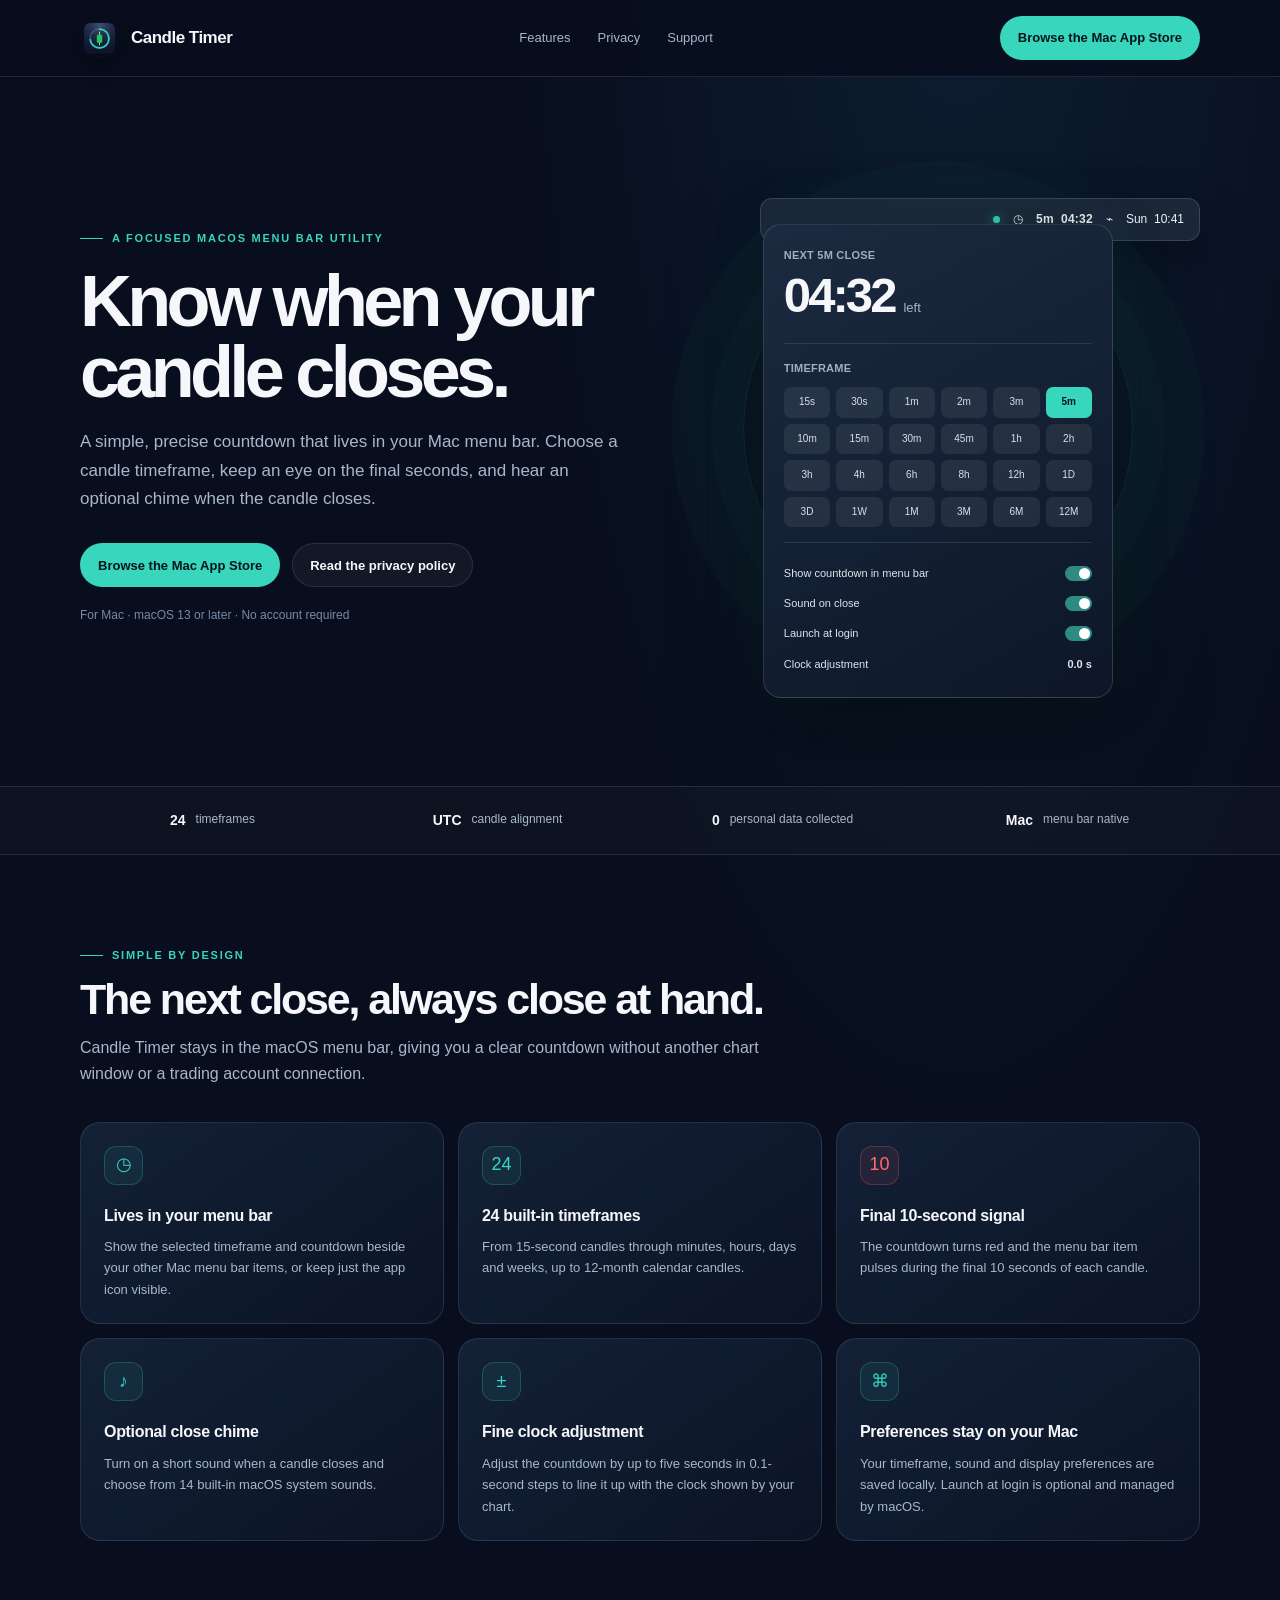
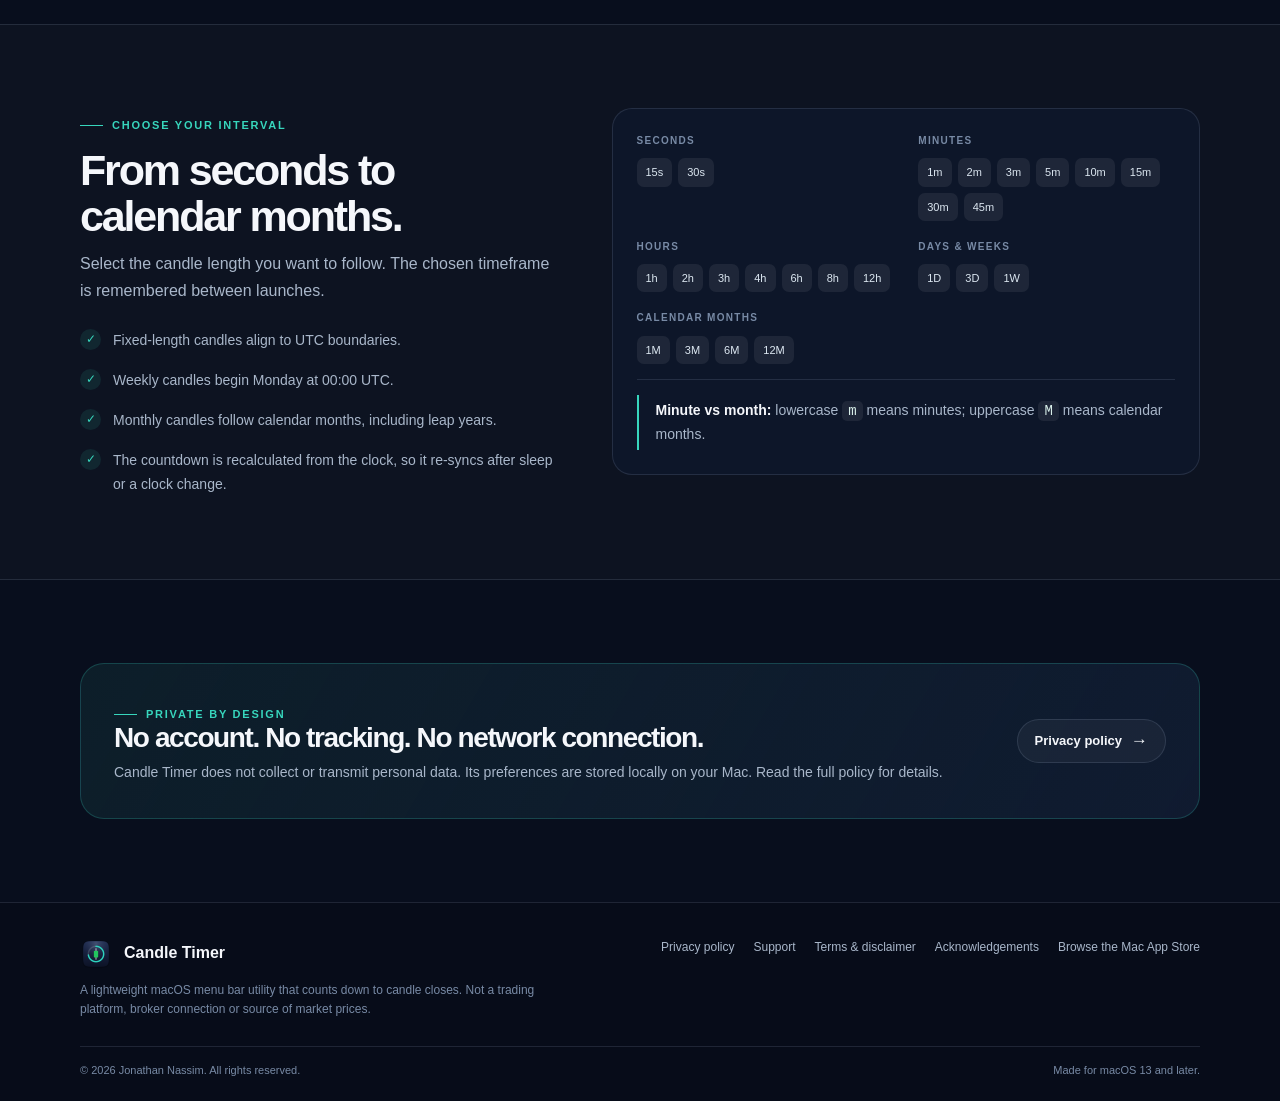
<file: index.html>
<!doctype html>
<html lang="en">
<head>
  <meta charset="utf-8">
  <meta name="viewport" content="width=device-width, initial-scale=1">
  <meta name="theme-color" content="#080e1d">
  <meta name="description" content="Candle Timer is a lightweight macOS menu bar utility that counts down to candle closes across 24 UTC-aligned timeframes.">
  <meta property="og:title" content="Candle Timer for Mac">
  <meta property="og:description" content="A precise candle close countdown, right in your Mac menu bar.">
  <meta property="og:type" content="website">
  <title>Candle Timer — Candle close countdown for Mac</title>
  <link rel="icon" type="image/png" href="candle-timer-icon.png?v=20261101">
  <link rel="apple-touch-icon" href="candle-timer-icon.png?v=20261101">
  <link rel="stylesheet" href="styles.css">
  <script src="site-config.js"></script>
  <script defer src="site.js"></script>
</head>
<body>
<header class="site-header">
  <div class="wrap nav">
    <a class="brand" href="index.html"><img src="candle-timer-icon.png?v=20261101" alt=""><span>Candle Timer</span></a>
    <nav class="nav-links" aria-label="Main navigation">
      <a href="#features">Features</a>
      <a class="hide-mobile" href="privacy.html">Privacy</a>
      <a href="support.html">Support</a>
    </nav>
    <a class="nav-cta" data-app-store-link href="https://apps.apple.com/gb/mac">Browse the Mac App Store <span class="arrow">↗</span></a>
  </div>
</header>

<main>
  <section class="hero">
    <div class="wrap hero-grid">
      <div>
        <div class="kicker">A focused macOS menu bar utility</div>
        <h1>Know when your candle closes.</h1>
        <p class="hero-copy">A simple, precise countdown that lives in your Mac menu bar. Choose a candle timeframe, keep an eye on the final seconds, and hear an optional chime when the candle closes.</p>
        <div class="hero-actions">
          <a class="button" data-app-store-link href="https://apps.apple.com/gb/mac">Browse the Mac App Store <span class="arrow">↗</span></a>
          <a class="button secondary" href="privacy.html">Read the privacy policy</a>
        </div>
        <p class="hero-note">For Mac · macOS 13 or later · No account required</p>
      </div>

      <div class="visual-stage" aria-label="Illustration of the Candle Timer menu bar countdown and settings panel">
        <div class="orbit"></div>
        <div class="menubar-mock"><span class="mac-dot"></span><span>◷</span><span class="menu-time">5m&nbsp; 04:32</span><span>⌁</span><span>Sun&nbsp; 10:41</span></div>
        <div class="popover-mock">
          <div class="mock-label">NEXT 5M CLOSE</div>
          <div class="mock-count"><strong>04:32</strong><span>left</span></div>
          <div class="mock-divider"></div>
          <div class="mock-label" style="margin-bottom:10px">TIMEFRAME</div>
          <div class="mock-grid" aria-hidden="true">
            <span>15s</span><span>30s</span><span>1m</span><span>2m</span><span>3m</span><span class="active">5m</span>
            <span>10m</span><span>15m</span><span>30m</span><span>45m</span><span>1h</span><span>2h</span>
            <span>3h</span><span>4h</span><span>6h</span><span>8h</span><span>12h</span><span>1D</span>
            <span>3D</span><span>1W</span><span>1M</span><span>3M</span><span>6M</span><span>12M</span>
          </div>
          <div class="mock-divider"></div>
          <div class="mock-setting"><span>Show countdown in menu bar</span><span class="switch"></span></div>
          <div class="mock-setting"><span>Sound on close</span><span class="switch"></span></div>
          <div class="mock-setting"><span>Launch at login</span><span class="switch"></span></div>
          <div class="mock-setting"><span>Clock adjustment</span><strong style="font-variant-numeric:tabular-nums">0.0 s</strong></div>
        </div>
        <div class="visual-caption">Illustrative representation of the app interface</div>
      </div>
    </div>
  </section>

  <section class="trust-strip" aria-label="Candle Timer highlights">
    <div class="wrap trust-items">
      <div class="trust-item"><b>24</b><span>timeframes</span></div>
      <div class="trust-item"><b>UTC</b><span>candle alignment</span></div>
      <div class="trust-item"><b>0</b><span>personal data collected</span></div>
      <div class="trust-item"><b>Mac</b><span>menu bar native</span></div>
    </div>
  </section>

  <section class="section" id="features">
    <div class="wrap">
      <div class="section-head">
        <div class="kicker">Simple by design</div>
        <h2>The next close, always close at hand.</h2>
        <p>Candle Timer stays in the macOS menu bar, giving you a clear countdown without another chart window or a trading account connection.</p>
      </div>
      <div class="feature-grid">
        <article class="feature-card"><div class="feature-icon">◷</div><h3>Lives in your menu bar</h3><p>Show the selected timeframe and countdown beside your other Mac menu bar items, or keep just the app icon visible.</p></article>
        <article class="feature-card"><div class="feature-icon">24</div><h3>24 built-in timeframes</h3><p>From 15-second candles through minutes, hours, days and weeks, up to 12-month calendar candles.</p></article>
        <article class="feature-card"><div class="feature-icon" style="color:var(--red);border-color:rgba(255,107,107,.24);background:rgba(255,107,107,.08)">10</div><h3>Final 10-second signal</h3><p>The countdown turns red and the menu bar item pulses during the final 10 seconds of each candle.</p></article>
        <article class="feature-card"><div class="feature-icon">♪</div><h3>Optional close chime</h3><p>Turn on a short sound when a candle closes and choose from 14 built-in macOS system sounds.</p></article>
        <article class="feature-card"><div class="feature-icon">±</div><h3>Fine clock adjustment</h3><p>Adjust the countdown by up to five seconds in 0.1-second steps to line it up with the clock shown by your chart.</p></article>
        <article class="feature-card"><div class="feature-icon">⌘</div><h3>Preferences stay on your Mac</h3><p>Your timeframe, sound and display preferences are saved locally. Launch at login is optional and managed by macOS.</p></article>
      </div>
    </div>
  </section>

  <section class="section alt">
    <div class="wrap two-col">
      <div>
        <div class="kicker">Choose your interval</div>
        <h2>From seconds to calendar months.</h2>
        <p class="lead">Select the candle length you want to follow. The chosen timeframe is remembered between launches.</p>
        <div class="bullet-list">
          <div class="bullet"><span class="check">✓</span><span>Fixed-length candles align to UTC boundaries.</span></div>
          <div class="bullet"><span class="check">✓</span><span>Weekly candles begin Monday at 00:00 UTC.</span></div>
          <div class="bullet"><span class="check">✓</span><span>Monthly candles follow calendar months, including leap years.</span></div>
          <div class="bullet"><span class="check">✓</span><span>The countdown is recalculated from the clock, so it re-syncs after sleep or a clock change.</span></div>
        </div>
      </div>
      <div class="interval-panel">
        <div class="interval-groups">
          <div class="interval-group"><h3>Seconds</h3><div class="chips"><span class="chip">15s</span><span class="chip">30s</span></div></div>
          <div class="interval-group"><h3>Minutes</h3><div class="chips"><span class="chip">1m</span><span class="chip">2m</span><span class="chip">3m</span><span class="chip">5m</span><span class="chip">10m</span><span class="chip">15m</span><span class="chip">30m</span><span class="chip">45m</span></div></div>
          <div class="interval-group"><h3>Hours</h3><div class="chips"><span class="chip">1h</span><span class="chip">2h</span><span class="chip">3h</span><span class="chip">4h</span><span class="chip">6h</span><span class="chip">8h</span><span class="chip">12h</span></div></div>
          <div class="interval-group"><h3>Days & weeks</h3><div class="chips"><span class="chip">1D</span><span class="chip">3D</span><span class="chip">1W</span></div></div>
          <div class="interval-group"><h3>Calendar months</h3><div class="chips"><span class="chip">1M</span><span class="chip">3M</span><span class="chip">6M</span><span class="chip">12M</span></div></div>
        </div>
        <div class="mock-divider"></div>
        <div class="note-card"><strong>Minute vs month:</strong> lowercase <code>m</code> means minutes; uppercase <code>M</code> means calendar months.</div>
      </div>
    </div>
  </section>

  <section class="section">
    <div class="wrap">
      <div class="privacy-band">
        <div><div class="kicker">Private by design</div><h2>No account. No tracking. No network connection.</h2><p>Candle Timer does not collect or transmit personal data. Its preferences are stored locally on your Mac. Read the full policy for details.</p></div>
        <a class="button secondary" href="privacy.html">Privacy policy <span class="arrow">→</span></a>
      </div>
    </div>
  </section>
</main>

<footer class="site-footer">
  <div class="wrap footer-main">
    <div><a class="footer-brand" href="index.html"><img src="candle-timer-icon.png?v=20261101" alt=""><span>Candle Timer</span></a><p class="footer-copy">A lightweight macOS menu bar utility that counts down to candle closes. Not a trading platform, broker connection or source of market prices.</p></div>
    <nav class="footer-links" aria-label="Footer navigation"><a href="privacy.html">Privacy policy</a><a href="support.html">Support</a><a href="terms.html">Terms & disclaimer</a><a href="acknowledgements.html">Acknowledgements</a><a data-app-store-link href="https://apps.apple.com/gb/mac">Browse the Mac App Store</a></nav>
  </div>
  <div class="wrap footer-bottom"><span>© <span data-year>2026</span> Jonathan Nassim. All rights reserved.</span><span>Made for macOS 13 and later.</span></div>
</footer>
</body>
</html>
</file>
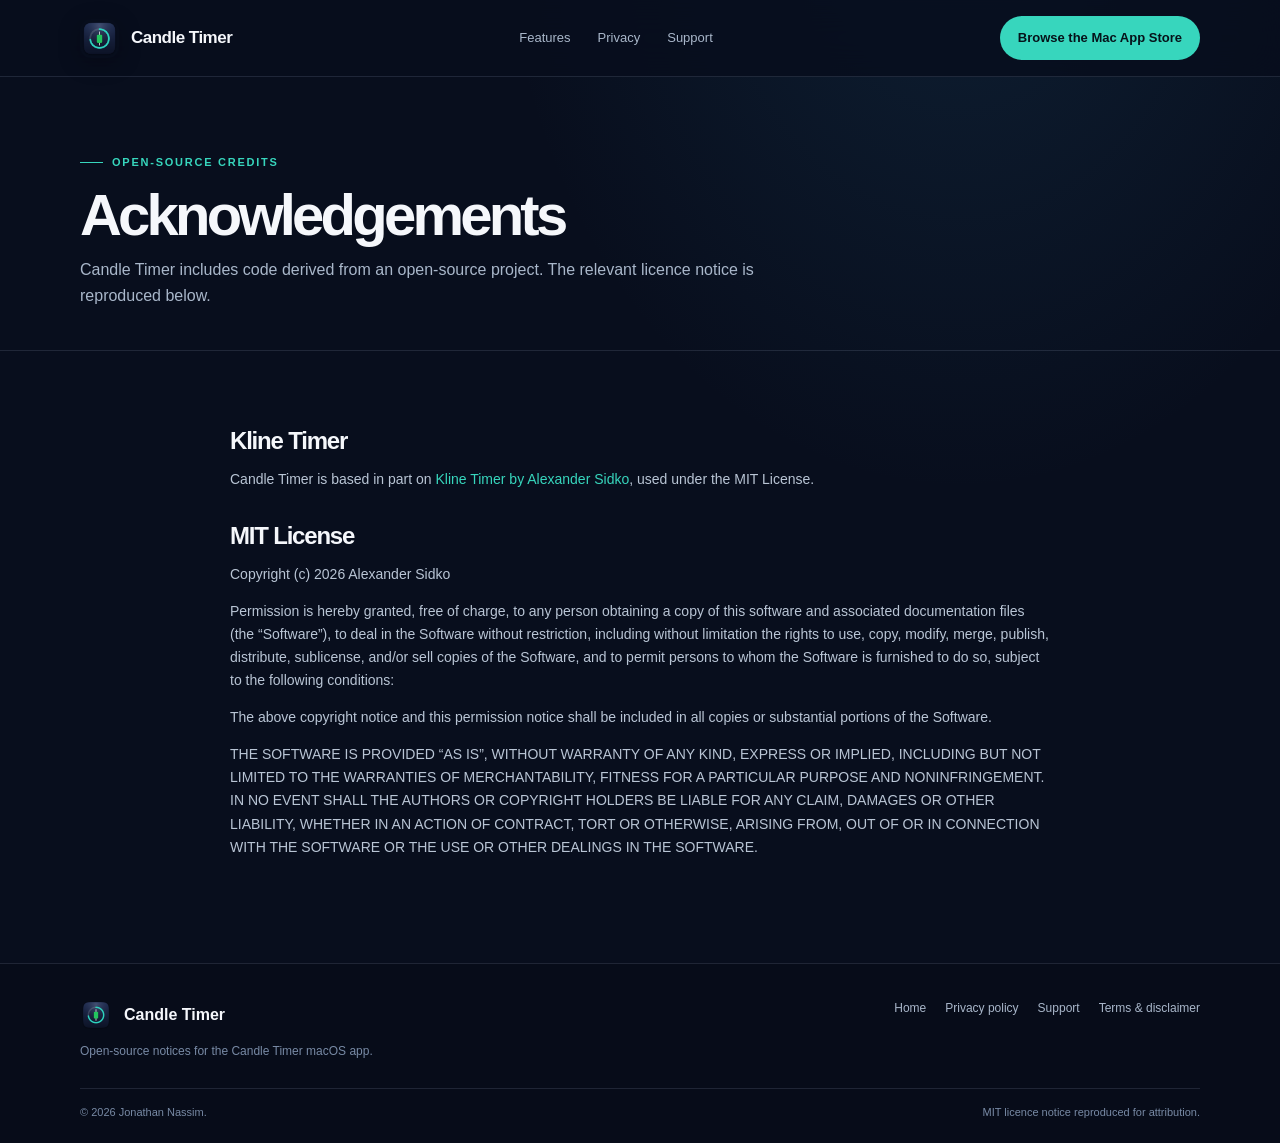
<file: acknowledgements.html>
<!doctype html>
<html lang="en">
<head>
  <meta charset="utf-8"><meta name="viewport" content="width=device-width, initial-scale=1"><meta name="theme-color" content="#080e1d">
  <meta name="description" content="Open-source acknowledgements and MIT licence notice for Candle Timer.">
  <title>Acknowledgements — Candle Timer</title><link rel="icon" type="image/png" href="candle-timer-icon.png?v=20261101"><link rel="stylesheet" href="styles.css">
  <script src="site-config.js"></script><script defer src="site.js"></script>
</head>
<body>
<header class="site-header"><div class="wrap nav"><a class="brand" href="index.html"><img src="candle-timer-icon.png?v=20261101" alt=""><span>Candle Timer</span></a><nav class="nav-links" aria-label="Main navigation"><a href="index.html#features">Features</a><a href="privacy.html">Privacy</a><a href="support.html">Support</a></nav><a class="nav-cta" data-app-store-link href="https://apps.apple.com/gb/mac">Browse the Mac App Store ↗</a></div></header>
<main>
  <section class="page-hero"><div class="wrap"><div class="kicker">Open-source credits</div><h1>Acknowledgements</h1><p>Candle Timer includes code derived from an open-source project. The relevant licence notice is reproduced below.</p></div></section>
  <div class="wrap prose">
    <h2>Kline Timer</h2>
    <p>Candle Timer is based in part on <a href="https://github.com/asidko/kline-timer" rel="noopener noreferrer" target="_blank">Kline Timer by Alexander Sidko</a>, used under the MIT License.</p>
    <h2>MIT License</h2>
    <p>Copyright (c) 2026 Alexander Sidko</p>
    <p>Permission is hereby granted, free of charge, to any person obtaining a copy of this software and associated documentation files (the “Software”), to deal in the Software without restriction, including without limitation the rights to use, copy, modify, merge, publish, distribute, sublicense, and/or sell copies of the Software, and to permit persons to whom the Software is furnished to do so, subject to the following conditions:</p>
    <p>The above copyright notice and this permission notice shall be included in all copies or substantial portions of the Software.</p>
    <p>THE SOFTWARE IS PROVIDED “AS IS”, WITHOUT WARRANTY OF ANY KIND, EXPRESS OR IMPLIED, INCLUDING BUT NOT LIMITED TO THE WARRANTIES OF MERCHANTABILITY, FITNESS FOR A PARTICULAR PURPOSE AND NONINFRINGEMENT. IN NO EVENT SHALL THE AUTHORS OR COPYRIGHT HOLDERS BE LIABLE FOR ANY CLAIM, DAMAGES OR OTHER LIABILITY, WHETHER IN AN ACTION OF CONTRACT, TORT OR OTHERWISE, ARISING FROM, OUT OF OR IN CONNECTION WITH THE SOFTWARE OR THE USE OR OTHER DEALINGS IN THE SOFTWARE.</p>
  </div>
</main>
<footer class="site-footer"><div class="wrap footer-main"><div><a class="footer-brand" href="index.html"><img src="candle-timer-icon.png?v=20261101" alt=""><span>Candle Timer</span></a><p class="footer-copy">Open-source notices for the Candle Timer macOS app.</p></div><nav class="footer-links" aria-label="Footer navigation"><a href="index.html">Home</a><a href="privacy.html">Privacy policy</a><a href="support.html">Support</a><a href="terms.html">Terms & disclaimer</a></nav></div><div class="wrap footer-bottom"><span>© <span data-year>2026</span> Jonathan Nassim.</span><span>MIT licence notice reproduced for attribution.</span></div></footer>
</body></html>
</file>
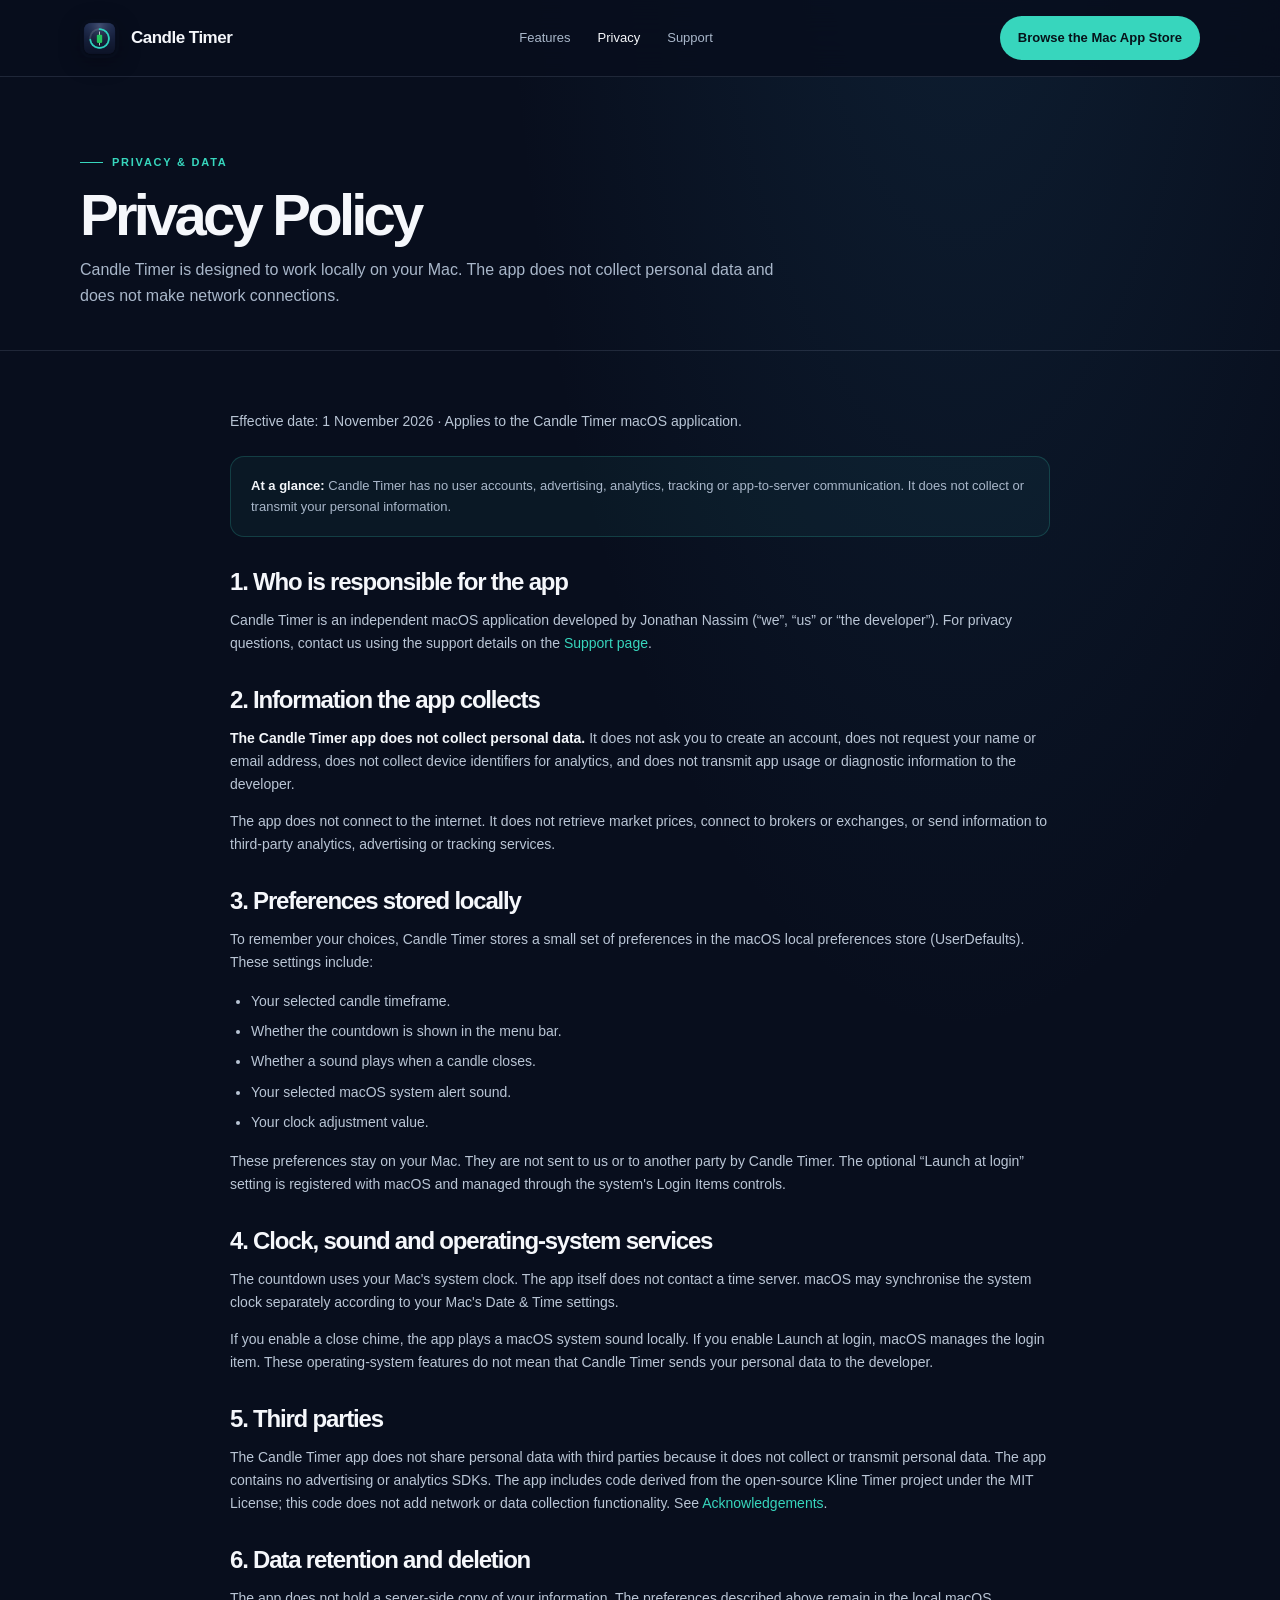
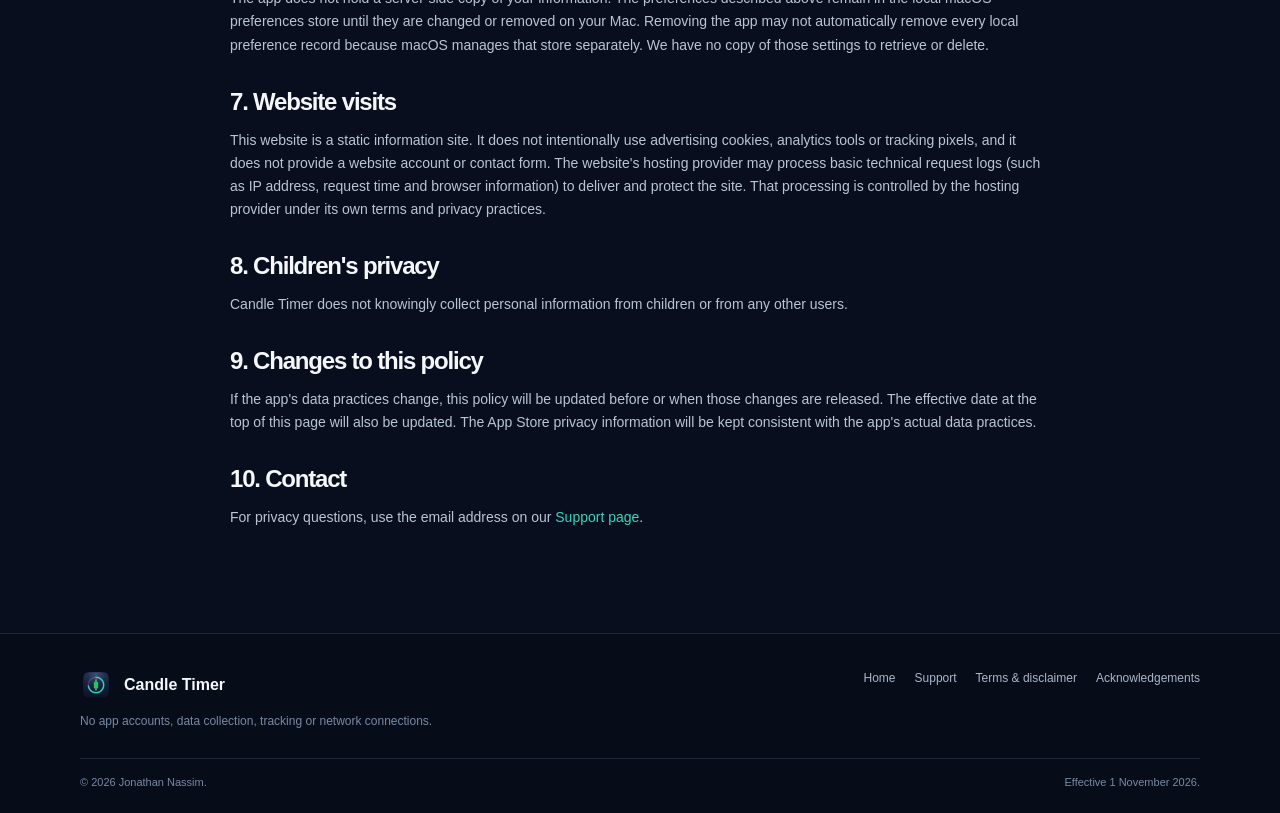
<file: privacy.html>
<!doctype html>
<html lang="en">
<head>
  <meta charset="utf-8"><meta name="viewport" content="width=device-width, initial-scale=1"><meta name="theme-color" content="#080e1d">
  <meta name="description" content="Candle Timer privacy policy. The macOS app does not collect personal data or connect to the internet.">
  <title>Privacy Policy — Candle Timer</title><link rel="icon" type="image/png" href="candle-timer-icon.png?v=20261101"><link rel="stylesheet" href="styles.css">
  <script src="site-config.js"></script><script defer src="site.js"></script>
</head>
<body>
<header class="site-header"><div class="wrap nav"><a class="brand" href="index.html"><img src="candle-timer-icon.png?v=20261101" alt=""><span>Candle Timer</span></a><nav class="nav-links" aria-label="Main navigation"><a href="index.html#features">Features</a><a href="privacy.html">Privacy</a><a href="support.html">Support</a></nav><a class="nav-cta" data-app-store-link href="https://apps.apple.com/gb/mac">Browse the Mac App Store ↗</a></div></header>
<main>
  <section class="page-hero"><div class="wrap"><div class="kicker">Privacy & data</div><h1>Privacy Policy</h1><p>Candle Timer is designed to work locally on your Mac. The app does not collect personal data and does not make network connections.</p></div></section>
  <div class="wrap prose">
    <p class="updated">Effective date: 1 November 2026 · Applies to the Candle Timer macOS application.</p>
    <div class="info-box"><strong>At a glance:</strong> Candle Timer has no user accounts, advertising, analytics, tracking or app-to-server communication. It does not collect or transmit your personal information.</div>

    <h2>1. Who is responsible for the app</h2>
    <p>Candle Timer is an independent macOS application developed by Jonathan Nassim (“we”, “us” or “the developer”). For privacy questions, contact us using the support details on the <a href="support.html">Support page</a>.</p>

    <h2>2. Information the app collects</h2>
    <p><strong>The Candle Timer app does not collect personal data.</strong> It does not ask you to create an account, does not request your name or email address, does not collect device identifiers for analytics, and does not transmit app usage or diagnostic information to the developer.</p>
    <p>The app does not connect to the internet. It does not retrieve market prices, connect to brokers or exchanges, or send information to third-party analytics, advertising or tracking services.</p>

    <h2>3. Preferences stored locally</h2>
    <p>To remember your choices, Candle Timer stores a small set of preferences in the macOS local preferences store (UserDefaults). These settings include:</p>
    <ul>
      <li>Your selected candle timeframe.</li>
      <li>Whether the countdown is shown in the menu bar.</li>
      <li>Whether a sound plays when a candle closes.</li>
      <li>Your selected macOS system alert sound.</li>
      <li>Your clock adjustment value.</li>
    </ul>
    <p>These preferences stay on your Mac. They are not sent to us or to another party by Candle Timer. The optional “Launch at login” setting is registered with macOS and managed through the system's Login Items controls.</p>

    <h2>4. Clock, sound and operating-system services</h2>
    <p>The countdown uses your Mac's system clock. The app itself does not contact a time server. macOS may synchronise the system clock separately according to your Mac's Date & Time settings.</p>
    <p>If you enable a close chime, the app plays a macOS system sound locally. If you enable Launch at login, macOS manages the login item. These operating-system features do not mean that Candle Timer sends your personal data to the developer.</p>

    <h2>5. Third parties</h2>
    <p>The Candle Timer app does not share personal data with third parties because it does not collect or transmit personal data. The app contains no advertising or analytics SDKs. The app includes code derived from the open-source Kline Timer project under the MIT License; this code does not add network or data collection functionality. See <a href="acknowledgements.html">Acknowledgements</a>.</p>

    <h2>6. Data retention and deletion</h2>
    <p>The app does not hold a server-side copy of your information. The preferences described above remain in the local macOS preferences store until they are changed or removed on your Mac. Removing the app may not automatically remove every local preference record because macOS manages that store separately. We have no copy of those settings to retrieve or delete.</p>

    <h2>7. Website visits</h2>
    <p>This website is a static information site. It does not intentionally use advertising cookies, analytics tools or tracking pixels, and it does not provide a website account or contact form. The website's hosting provider may process basic technical request logs (such as IP address, request time and browser information) to deliver and protect the site. That processing is controlled by the hosting provider under its own terms and privacy practices.</p>

    <h2>8. Children's privacy</h2>
    <p>Candle Timer does not knowingly collect personal information from children or from any other users.</p>

    <h2>9. Changes to this policy</h2>
    <p>If the app's data practices change, this policy will be updated before or when those changes are released. The effective date at the top of this page will also be updated. The App Store privacy information will be kept consistent with the app's actual data practices.</p>

    <h2>10. Contact</h2>
    <p>For privacy questions, use the email address on our <a href="support.html">Support page</a>.</p>
  </div>
</main>
<footer class="site-footer"><div class="wrap footer-main"><div><a class="footer-brand" href="index.html"><img src="candle-timer-icon.png?v=20261101" alt=""><span>Candle Timer</span></a><p class="footer-copy">No app accounts, data collection, tracking or network connections.</p></div><nav class="footer-links" aria-label="Footer navigation"><a href="index.html">Home</a><a href="support.html">Support</a><a href="terms.html">Terms & disclaimer</a><a href="acknowledgements.html">Acknowledgements</a></nav></div><div class="wrap footer-bottom"><span>© <span data-year>2026</span> Jonathan Nassim.</span><span>Effective 1 November 2026.</span></div></footer>
</body></html>
</file>
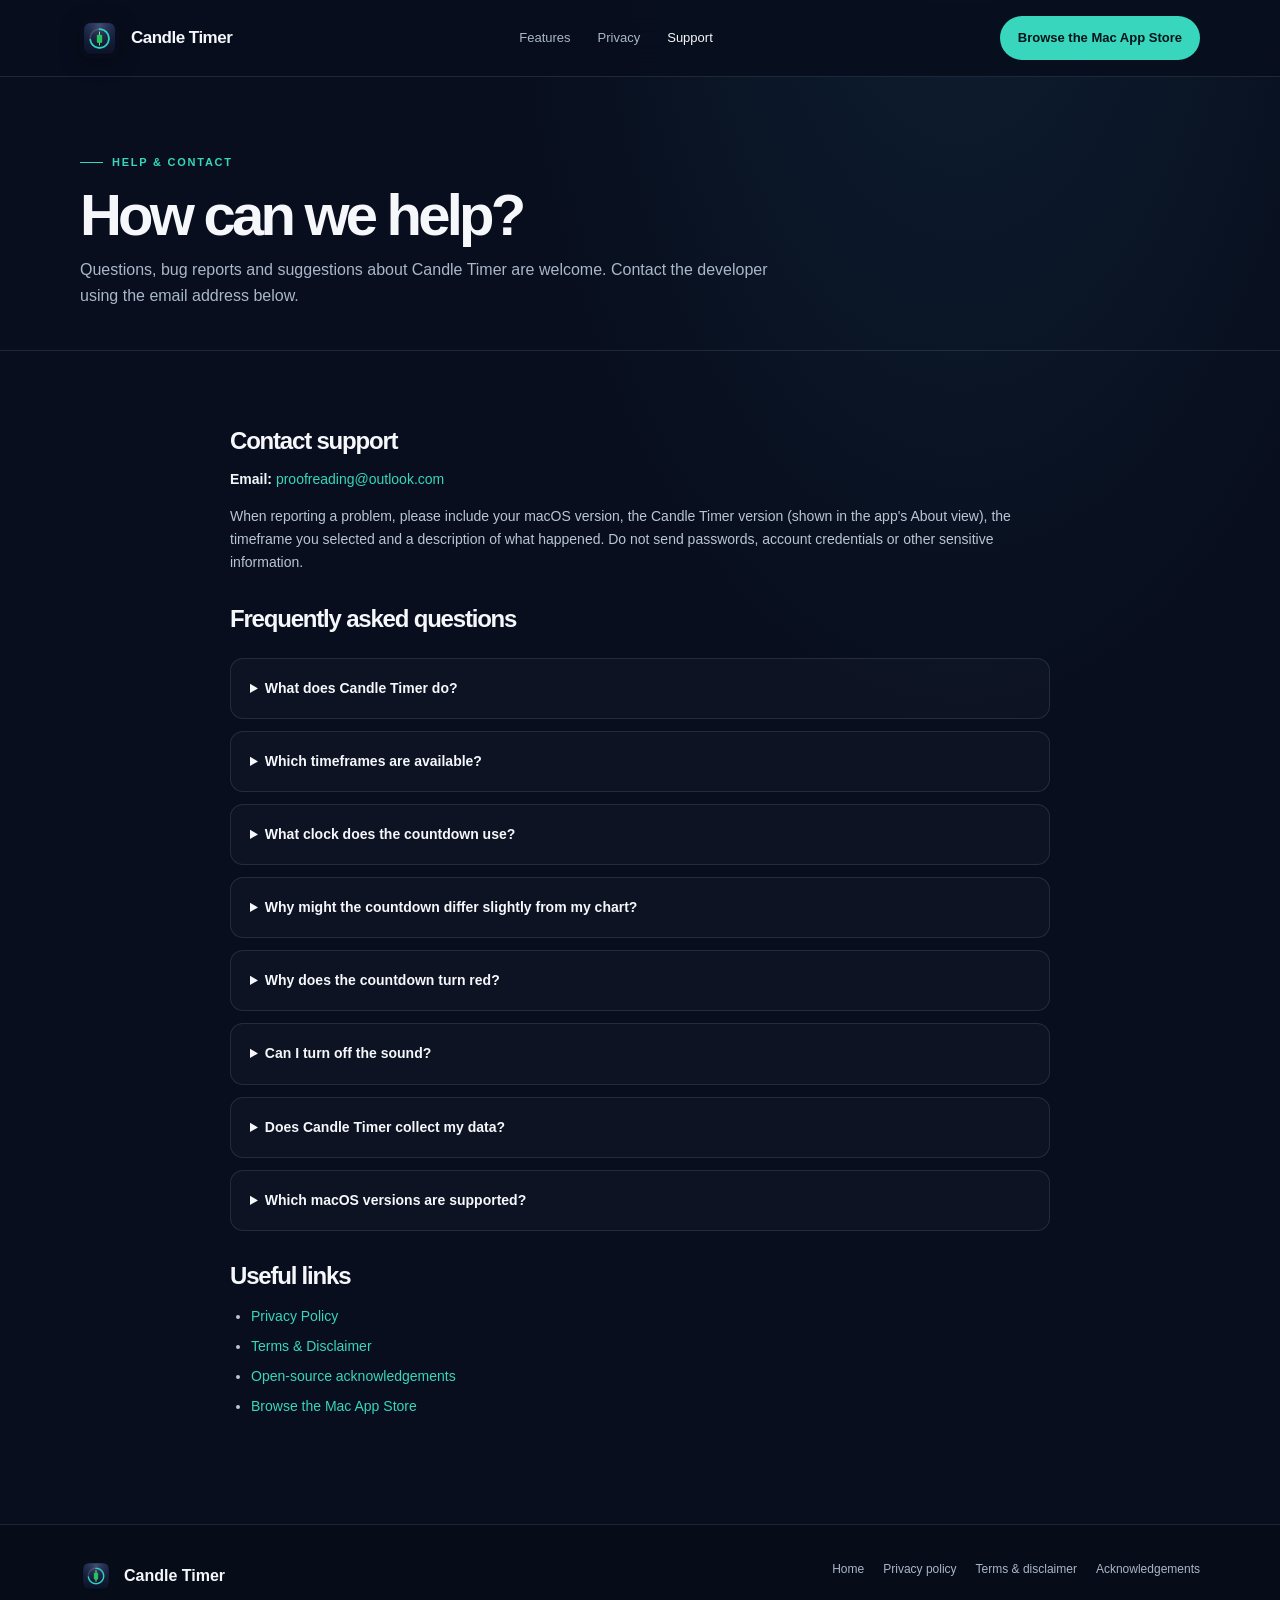
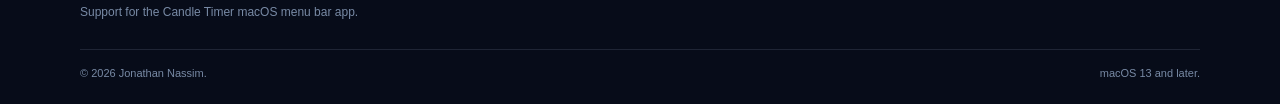
<file: support.html>
<!doctype html>
<html lang="en">
<head>
  <meta charset="utf-8"><meta name="viewport" content="width=device-width, initial-scale=1"><meta name="theme-color" content="#080e1d">
  <meta name="description" content="Get help with Candle Timer for Mac. Contact the developer and find answers to common questions.">
  <title>Support — Candle Timer</title><link rel="icon" type="image/png" href="candle-timer-icon.png?v=20261101"><link rel="stylesheet" href="styles.css">
  <script src="site-config.js"></script><script defer src="site.js"></script>
</head>
<body>
<header class="site-header"><div class="wrap nav"><a class="brand" href="index.html"><img src="candle-timer-icon.png?v=20261101" alt=""><span>Candle Timer</span></a><nav class="nav-links" aria-label="Main navigation"><a href="index.html#features">Features</a><a href="privacy.html">Privacy</a><a href="support.html">Support</a></nav><a class="nav-cta" data-app-store-link href="https://apps.apple.com/gb/mac">Browse the Mac App Store ↗</a></div></header>
<main>
  <section class="page-hero"><div class="wrap"><div class="kicker">Help & contact</div><h1>How can we help?</h1><p>Questions, bug reports and suggestions about Candle Timer are welcome. Contact the developer using the email address below.</p></div></section>
  <div class="wrap prose">
    <h2>Contact support</h2>
    <p><strong>Email:</strong> <a data-support-email href="#">Support contact to be configured</a></p>
    <div class="email-alert" data-email-alert>Before publishing this website, open <code>site-config.js</code> and replace <code>SUPPORT_EMAIL</code> with a real support email address that you monitor. Apple's Support URL must provide genuine contact information.</div>
    <p>When reporting a problem, please include your macOS version, the Candle Timer version (shown in the app's About view), the timeframe you selected and a description of what happened. Do not send passwords, account credentials or other sensitive information.</p>

    <h2>Frequently asked questions</h2>
    <div class="faq">
      <details><summary>What does Candle Timer do?</summary><p>Candle Timer is a macOS menu bar utility. It counts down to the close of the current candle for the timeframe you select. It does not display prices, place trades or connect to a broker or exchange.</p></details>
      <details><summary>Which timeframes are available?</summary><p>24 timeframes are included: 15s, 30s, 1m, 2m, 3m, 5m, 10m, 15m, 30m, 45m, 1h, 2h, 3h, 4h, 6h, 8h, 12h, 1D, 3D, 1W, 1M, 3M, 6M and 12M.</p></details>
      <details><summary>What clock does the countdown use?</summary><p>The app uses your Mac's system clock and aligns candle boundaries to UTC. Make sure macOS is set to set the date and time automatically. The app does not connect to a time server itself.</p></details>
      <details><summary>Why might the countdown differ slightly from my chart?</summary><p>Your chart may use a clock that differs slightly from your Mac's clock. Use Clock adjustment in the app to nudge the countdown by 0.1 seconds at a time, up to ±5 seconds. The app cannot read the chart's clock or verify its market-session settings.</p></details>
      <details><summary>Why does the countdown turn red?</summary><p>The countdown turns red and the menu bar item pulses during the final 10 seconds of every candle. This behaviour is the same for every timeframe.</p></details>
      <details><summary>Can I turn off the sound?</summary><p>Yes. Sound on close is optional. When enabled, you can choose from 14 built-in macOS system sounds.</p></details>
      <details><summary>Does Candle Timer collect my data?</summary><p>No. The app makes no network connections and collects no personal data. Your preferences are stored locally on your Mac. See the <a href="privacy.html">Privacy Policy</a>.</p></details>
      <details><summary>Which macOS versions are supported?</summary><p>Candle Timer requires macOS 13 or later.</p></details>
    </div>

    <h2>Useful links</h2>
    <ul>
      <li><a href="privacy.html">Privacy Policy</a></li>
      <li><a href="terms.html">Terms & Disclaimer</a></li>
      <li><a href="acknowledgements.html">Open-source acknowledgements</a></li>
      <li><a data-app-store-link href="https://apps.apple.com/gb/mac">Browse the Mac App Store</a></li>
    </ul>
  </div>
</main>
<footer class="site-footer"><div class="wrap footer-main"><div><a class="footer-brand" href="index.html"><img src="candle-timer-icon.png?v=20261101" alt=""><span>Candle Timer</span></a><p class="footer-copy">Support for the Candle Timer macOS menu bar app.</p></div><nav class="footer-links" aria-label="Footer navigation"><a href="index.html">Home</a><a href="privacy.html">Privacy policy</a><a href="terms.html">Terms & disclaimer</a><a href="acknowledgements.html">Acknowledgements</a></nav></div><div class="wrap footer-bottom"><span>© <span data-year>2026</span> Jonathan Nassim.</span><span>macOS 13 and later.</span></div></footer>
</body></html>
</file>
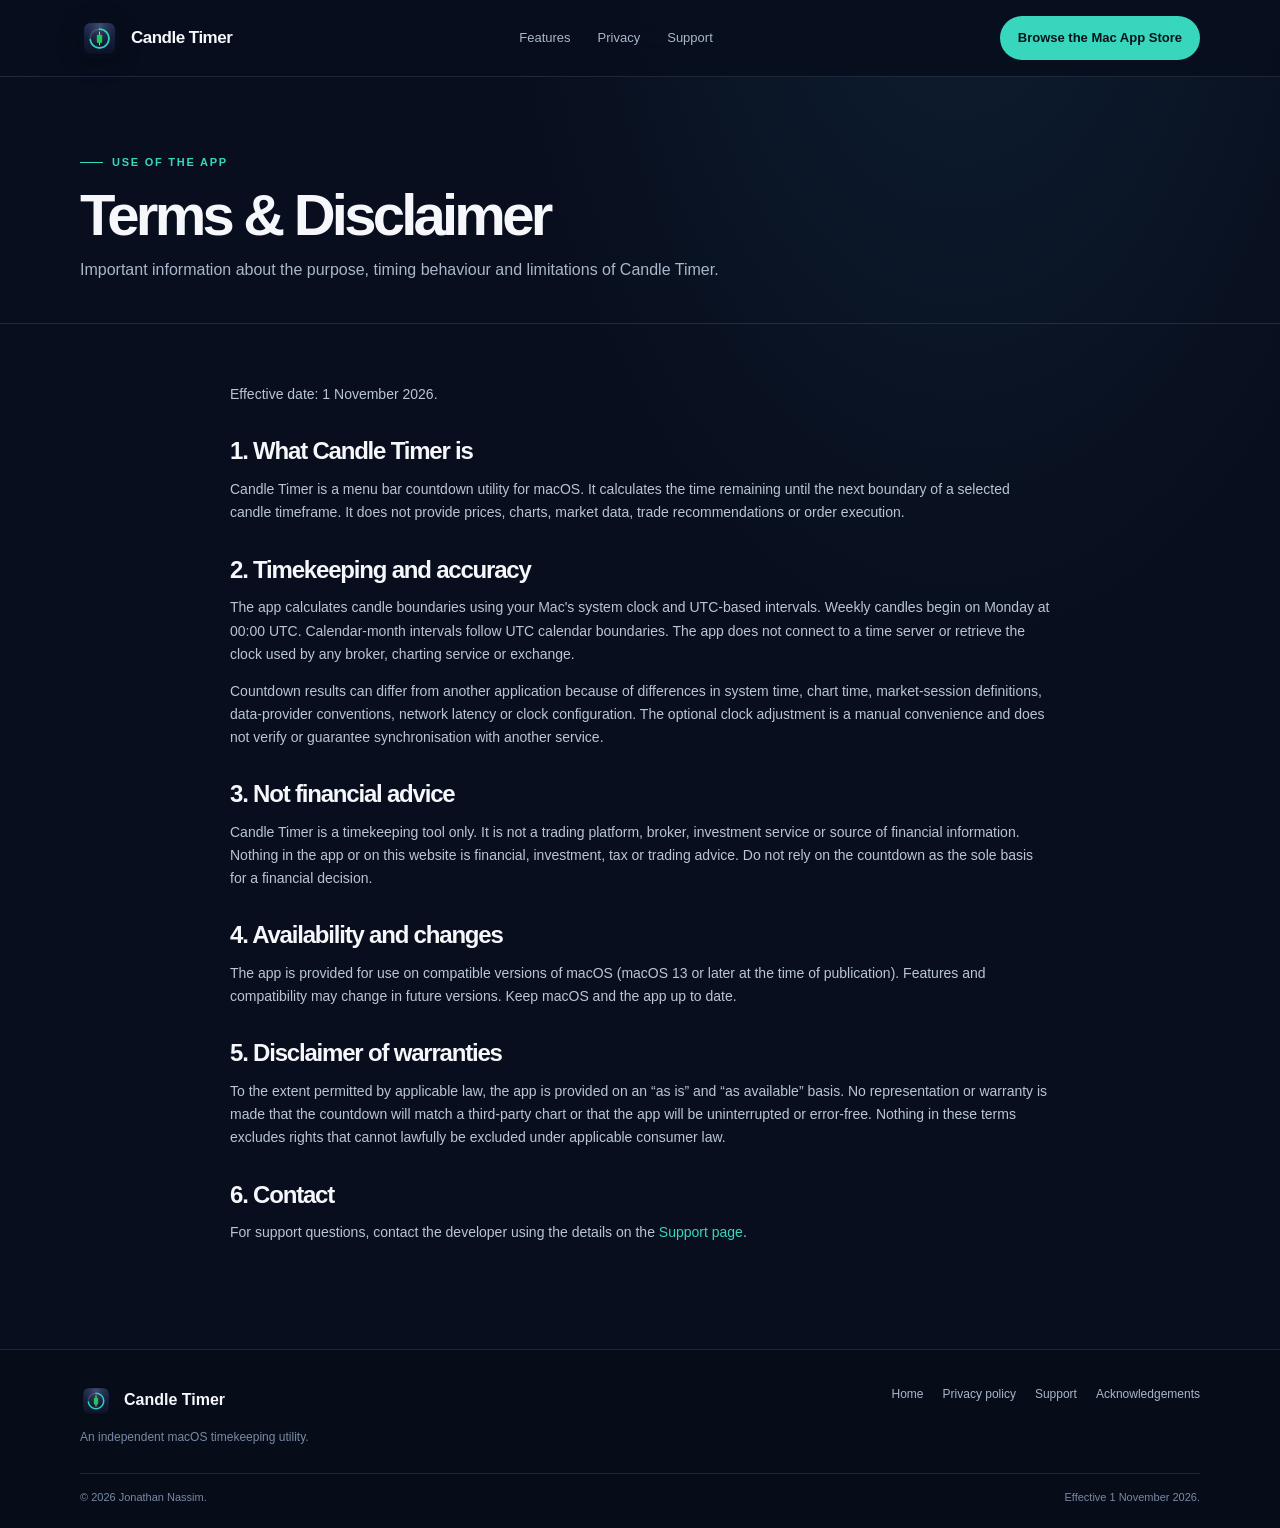
<file: terms.html>
<!doctype html>
<html lang="en">
<head>
  <meta charset="utf-8"><meta name="viewport" content="width=device-width, initial-scale=1"><meta name="theme-color" content="#080e1d">
  <meta name="description" content="Terms and usage disclaimer for Candle Timer for macOS.">
  <title>Terms & Disclaimer — Candle Timer</title><link rel="icon" type="image/png" href="candle-timer-icon.png?v=20261101"><link rel="stylesheet" href="styles.css">
  <script src="site-config.js"></script><script defer src="site.js"></script>
</head>
<body>
<header class="site-header"><div class="wrap nav"><a class="brand" href="index.html"><img src="candle-timer-icon.png?v=20261101" alt=""><span>Candle Timer</span></a><nav class="nav-links" aria-label="Main navigation"><a href="index.html#features">Features</a><a href="privacy.html">Privacy</a><a href="support.html">Support</a></nav><a class="nav-cta" data-app-store-link href="https://apps.apple.com/gb/mac">Browse the Mac App Store ↗</a></div></header>
<main>
  <section class="page-hero"><div class="wrap"><div class="kicker">Use of the app</div><h1>Terms & Disclaimer</h1><p>Important information about the purpose, timing behaviour and limitations of Candle Timer.</p></div></section>
  <div class="wrap prose">
    <p class="updated">Effective date: 1 November 2026.</p>
    <h2>1. What Candle Timer is</h2>
    <p>Candle Timer is a menu bar countdown utility for macOS. It calculates the time remaining until the next boundary of a selected candle timeframe. It does not provide prices, charts, market data, trade recommendations or order execution.</p>

    <h2>2. Timekeeping and accuracy</h2>
    <p>The app calculates candle boundaries using your Mac's system clock and UTC-based intervals. Weekly candles begin on Monday at 00:00 UTC. Calendar-month intervals follow UTC calendar boundaries. The app does not connect to a time server or retrieve the clock used by any broker, charting service or exchange.</p>
    <p>Countdown results can differ from another application because of differences in system time, chart time, market-session definitions, data-provider conventions, network latency or clock configuration. The optional clock adjustment is a manual convenience and does not verify or guarantee synchronisation with another service.</p>

    <h2>3. Not financial advice</h2>
    <p>Candle Timer is a timekeeping tool only. It is not a trading platform, broker, investment service or source of financial information. Nothing in the app or on this website is financial, investment, tax or trading advice. Do not rely on the countdown as the sole basis for a financial decision.</p>

    <h2>4. Availability and changes</h2>
    <p>The app is provided for use on compatible versions of macOS (macOS 13 or later at the time of publication). Features and compatibility may change in future versions. Keep macOS and the app up to date.</p>

    <h2>5. Disclaimer of warranties</h2>
    <p>To the extent permitted by applicable law, the app is provided on an “as is” and “as available” basis. No representation or warranty is made that the countdown will match a third-party chart or that the app will be uninterrupted or error-free. Nothing in these terms excludes rights that cannot lawfully be excluded under applicable consumer law.</p>

    <h2>6. Contact</h2>
    <p>For support questions, contact the developer using the details on the <a href="support.html">Support page</a>.</p>
  </div>
</main>
<footer class="site-footer"><div class="wrap footer-main"><div><a class="footer-brand" href="index.html"><img src="candle-timer-icon.png?v=20261101" alt=""><span>Candle Timer</span></a><p class="footer-copy">An independent macOS timekeeping utility.</p></div><nav class="footer-links" aria-label="Footer navigation"><a href="index.html">Home</a><a href="privacy.html">Privacy policy</a><a href="support.html">Support</a><a href="acknowledgements.html">Acknowledgements</a></nav></div><div class="wrap footer-bottom"><span>© <span data-year>2026</span> Jonathan Nassim.</span><span>Effective 1 November 2026.</span></div></footer>
</body></html>
</file>
<file: styles.css>
:root {
  color-scheme: dark;
  --bg: #080e1d;
  --bg-soft: #0d1629;
  --panel: #111d33;
  --panel-2: #16243b;
  --line: rgba(190, 210, 240, .13);
  --text: #f5f7fb;
  --muted: #a9b7ca;
  --soft: #788aa5;
  --teal: #37d6bd;
  --green: #22c55e;
  --red: #ff6b6b;
  --blue: #8db9ff;
  --radius: 20px;
  --max: 1120px;
  font-family: -apple-system, BlinkMacSystemFont, "Segoe UI", sans-serif;
}
* { box-sizing: border-box; }
html { scroll-behavior: smooth; }
body {
  margin: 0;
  background: radial-gradient(ellipse at 75% -10%, rgba(40, 106, 145, .19), transparent 34%), var(--bg);
  color: var(--text);
  line-height: 1.65;
  -webkit-font-smoothing: antialiased;
}
a { color: var(--teal); text-decoration: none; }
a:hover { color: #8bf0df; }
button, a { -webkit-tap-highlight-color: transparent; }
.wrap { width: min(var(--max), calc(100% - 44px)); margin: 0 auto; }
.site-header {
  position: sticky; top: 0; z-index: 20;
  border-bottom: 1px solid var(--line);
  background: rgba(8, 14, 29, .84);
  backdrop-filter: blur(18px);
}
.nav { min-height: 76px; display: flex; align-items: center; justify-content: space-between; gap: 24px; }
.brand { display: inline-flex; align-items: center; gap: 12px; color: var(--text); font-weight: 700; letter-spacing: -.03em; font-size: 17px; }
.brand img { width: 39px; height: 39px; border-radius: 11px; box-shadow: 0 5px 22px rgba(0,0,0,.28); }
.nav-links { display: flex; align-items: center; gap: 27px; color: var(--muted); font-size: 13px; }
.nav-links a { color: var(--muted); }
.nav-links a:hover, .nav-links a[aria-current="page"] { color: var(--text); }
.nav-cta, .button {
  display: inline-flex; align-items: center; justify-content: center; gap: 9px;
  min-height: 44px; padding: 0 17px; border-radius: 999px;
  background: var(--teal); color: #06131a; font-size: 13px; font-weight: 750;
  border: 1px solid transparent; transition: transform .18s ease, background .18s ease;
}
.nav-cta:hover, .button:hover { color: #06131a; background: #7be9d9; transform: translateY(-1px); }
.button.secondary { background: rgba(255,255,255,.045); color: var(--text); border-color: var(--line); }
.button.secondary:hover { color: var(--text); background: rgba(255,255,255,.09); }
.button .arrow { font-size: 17px; line-height: 1; }
.hero { padding: 84px 0 88px; overflow: hidden; }
.hero-grid { display: grid; grid-template-columns: 1.02fr .98fr; align-items: center; gap: 50px; }
.kicker { display: inline-flex; align-items: center; gap: 9px; color: var(--teal); font-size: 11px; text-transform: uppercase; letter-spacing: .16em; font-weight: 800; }
.kicker:before { content: ""; width: 23px; height: 1px; background: currentColor; }
h1 { margin: 19px 0 19px; max-width: 650px; font-size: clamp(43px, 6.4vw, 72px); line-height: .99; letter-spacing: -.065em; font-weight: 780; }
.hero-copy { max-width: 550px; color: var(--muted); font-size: 17px; line-height: 1.7; }
.hero-actions { display: flex; flex-wrap: wrap; gap: 12px; margin-top: 29px; }
.hero-note { margin-top: 19px; color: var(--soft); font-size: 12px; }
.visual-stage { position: relative; min-height: 460px; display: flex; align-items: center; justify-content: center; }
.orbit { position: absolute; width: 390px; height: 390px; border: 1px solid rgba(55,214,189,.13); border-radius: 50%; box-shadow: 0 0 0 32px rgba(55,214,189,.025), 0 0 0 72px rgba(55,214,189,.018); }
.orbit:before, .orbit:after { content: ""; position: absolute; border-radius: 50%; border: 1px solid rgba(55,214,189,.17); }
.orbit:before { inset: 34px; } .orbit:after { inset: 81px; }
.menubar-mock {
  position: absolute; top: 37px; right: 0; width: min(100%, 440px); height: 43px;
  border: 1px solid rgba(255,255,255,.14); border-radius: 12px;
  background: rgba(31, 42, 59, .9); box-shadow: 0 15px 45px rgba(0,0,0,.3);
  display: flex; align-items: center; justify-content: flex-end; gap: 13px; padding: 0 15px;
  color: #f5f7fb; font-size: 12px;
}
.menubar-mock .mac-dot { width: 7px; height: 7px; background: var(--teal); border-radius: 50%; box-shadow: 0 0 11px rgba(55,214,189,.65); }
.menubar-mock .menu-time { font-variant-numeric: tabular-nums; font-weight: 650; letter-spacing: .02em; }
.popover-mock {
  position: relative; z-index: 2; margin-top: 63px; width: min(100%, 350px);
  border: 1px solid rgba(255,255,255,.13); border-radius: 18px;
  background: linear-gradient(150deg, rgba(28,43,65,.98), rgba(13,23,40,.99));
  box-shadow: 0 30px 85px rgba(0,0,0,.52), 0 0 70px rgba(55,214,189,.08);
  padding: 21px 20px 18px;
}
.mock-label { color: #9eafc4; font-size: 11px; font-weight: 650; letter-spacing: .02em; }
.mock-count { display: flex; align-items: baseline; gap: 9px; margin: 2px 0 18px; }
.mock-count strong { font-size: 49px; line-height: 1.2; letter-spacing: -.06em; font-variant-numeric: tabular-nums; }
.mock-count span { color: var(--muted); font-size: 13px; }
.mock-divider { height: 1px; background: var(--line); margin: 15px 0; }
.mock-grid { display: grid; grid-template-columns: repeat(6,1fr); gap: 6px; }
.mock-grid span { padding: 7px 0; text-align: center; border-radius: 7px; background: rgba(255,255,255,.07); color: #d8e1ed; font-size: 10px; }
.mock-grid span.active { background: var(--teal); color: #06131a; font-weight: 750; }
.mock-setting { display: flex; justify-content: space-between; gap: 12px; align-items: center; color: #dce5ef; font-size: 11px; padding: 6px 0; }
.switch { width: 27px; height: 15px; border-radius: 12px; background: #2d8b81; position: relative; flex: 0 0 auto; }
.switch:after { content: ""; position: absolute; right: 2px; top: 2px; width: 11px; height: 11px; background: white; border-radius: 50%; }
.visual-caption { position: absolute; bottom: 0; left: 50%; transform: translateX(-50%); white-space: nowrap; color: var(--soft); font-size: 11px; letter-spacing: .04em; }
.trust-strip { border-block: 1px solid var(--line); background: rgba(255,255,255,.018); }
.trust-items { display: grid; grid-template-columns: repeat(4,1fr); gap: 20px; padding: 22px 0; }
.trust-item { display: flex; align-items: center; justify-content: center; gap: 10px; color: var(--muted); font-size: 12px; }
.trust-item b { color: var(--text); font-size: 14px; }
.section { padding: 83px 0; }
.section.alt { background: rgba(255,255,255,.018); border-block: 1px solid var(--line); }
.section-head { max-width: 700px; margin-bottom: 34px; }
h2 { margin: 12px 0 12px; font-size: clamp(30px, 4vw, 43px); letter-spacing: -.05em; line-height: 1.08; }
.section-head p, .lead { color: var(--muted); font-size: 16px; margin: 0; }
.feature-grid { display: grid; grid-template-columns: repeat(3,1fr); gap: 14px; }
.feature-card { min-height: 194px; padding: 23px; border: 1px solid var(--line); border-radius: var(--radius); background: linear-gradient(145deg, rgba(22,36,59,.84), rgba(13,23,41,.72)); }
.feature-icon { width: 39px; height: 39px; display: grid; place-items: center; border: 1px solid rgba(55,214,189,.23); border-radius: 12px; background: rgba(55,214,189,.08); color: var(--teal); font-size: 18px; margin-bottom: 18px; }
.feature-card h3 { margin: 0 0 7px; font-size: 16px; letter-spacing: -.02em; }
.feature-card p { color: var(--muted); font-size: 13px; line-height: 1.65; margin: 0; }
.two-col { display: grid; grid-template-columns: .9fr 1.1fr; gap: 50px; align-items: start; }
.interval-panel { border: 1px solid var(--line); border-radius: var(--radius); padding: 24px; background: var(--bg-soft); }
.interval-groups { display: grid; grid-template-columns: 1fr 1fr; gap: 18px 25px; }
.interval-group h3 { margin: 0 0 9px; color: var(--soft); font-size: 10px; letter-spacing: .13em; text-transform: uppercase; }
.chips { display: flex; flex-wrap: wrap; gap: 6px; }
.chip { padding: 5px 9px; border-radius: 7px; color: #dce7f1; background: rgba(255,255,255,.07); font-size: 11px; font-variant-numeric: tabular-nums; }
.note-card { border-left: 2px solid var(--teal); padding: 4px 0 4px 17px; color: var(--muted); font-size: 14px; }
.note-card strong { color: var(--text); }
.bullet-list { display: grid; gap: 17px; margin-top: 25px; }
.bullet { display: flex; align-items: flex-start; gap: 12px; color: var(--muted); font-size: 14px; }
.check { flex: 0 0 auto; width: 21px; height: 21px; border-radius: 50%; display: grid; place-items: center; color: var(--teal); background: rgba(55,214,189,.1); font-size: 12px; }
.privacy-band { display: grid; grid-template-columns: 1fr auto; align-items: center; gap: 30px; padding: 33px; border: 1px solid rgba(55,214,189,.22); border-radius: 24px; background: linear-gradient(120deg, rgba(24,67,70,.31), rgba(17,29,51,.88)); }
.privacy-band h2 { font-size: 28px; margin: 0 0 8px; }
.privacy-band p { color: var(--muted); margin: 0; font-size: 14px; }
.page-hero { padding: 68px 0 40px; border-bottom: 1px solid var(--line); }
.page-hero h1 { font-size: clamp(39px, 5vw, 58px); margin: 14px 0; }
.page-hero p { max-width: 700px; color: var(--muted); font-size: 16px; margin: 0; }
.prose { max-width: 820px; padding: 45px 0 90px; }
.prose h2 { margin: 32px 0 10px; font-size: 24px; }
.prose h3 { margin: 22px 0 8px; font-size: 17px; }
.prose p, .prose li { color: #b9c5d5; font-size: 14px; }
.prose ul { padding-left: 21px; }
.prose li { margin: 7px 0; }
.prose strong { color: #f3f6fa; }
.updated { color: var(--soft); font-size: 12px; }
.info-box { padding: 18px 20px; margin: 23px 0; border: 1px solid rgba(55,214,189,.2); border-radius: 14px; background: rgba(55,214,189,.05); color: var(--muted); font-size: 13px; }
.email-alert { display:none; margin-top: 15px; padding: 13px 15px; border: 1px solid rgba(255,190,90,.35); border-radius: 12px; color: #ffd89b; background: rgba(255,190,90,.07); font-size: 13px; }
.faq { display: grid; gap: 12px; margin: 26px 0; }
details { padding: 18px 19px; border: 1px solid var(--line); background: rgba(255,255,255,.025); border-radius: 13px; }
summary { cursor: pointer; font-weight: 650; font-size: 14px; }
details p { margin: 10px 0 0; color: var(--muted); font-size: 13px; }
.site-footer { border-top: 1px solid var(--line); background: rgba(0,0,0,.15); }
.footer-main { display: grid; grid-template-columns: 1fr auto; gap: 30px; align-items: start; padding: 35px 0 26px; }
.footer-brand { display: flex; gap: 12px; align-items: center; color: var(--text); font-weight: 700; }
.footer-brand img { width: 32px; height: 32px; border-radius: 9px; }
.footer-copy { max-width: 470px; margin: 11px 0 0; color: var(--soft); font-size: 12px; }
.footer-links { display: flex; flex-wrap: wrap; gap: 19px; color: var(--muted); font-size: 12px; }
.footer-links a { color: var(--muted); }
.footer-bottom { display: flex; justify-content: space-between; gap: 20px; padding: 14px 0 22px; border-top: 1px solid var(--line); color: var(--soft); font-size: 11px; }
code { padding: 2px 6px; background: rgba(255,255,255,.07); border-radius: 5px; color: #d8eee9; }
@media (max-width: 850px) {
  .hero-grid, .two-col { grid-template-columns: 1fr; gap: 30px; }
  .hero { padding: 60px 0 67px; }
  .visual-stage { min-height: 440px; }
  .menubar-mock { right: 50%; transform: translateX(50%); }
  .feature-grid { grid-template-columns: repeat(2,1fr); }
  .trust-items { grid-template-columns: repeat(2,1fr); }
}
@media (max-width: 600px) {
  .wrap { width: min(var(--max), calc(100% - 30px)); }
  .nav { min-height: 66px; }
  .nav-links { gap: 13px; font-size: 11px; }
  .nav-links .hide-mobile { display:none; }
  .nav-cta { display:none; }
  .hero { padding: 48px 0 55px; }
  .hero-copy { font-size: 15px; }
  .visual-stage { min-height: 400px; }
  .orbit { width: 300px; height: 300px; }
  .popover-mock { width: 320px; padding: 18px; }
  .mock-count strong { font-size: 44px; }
  .menubar-mock { top: 18px; }
  .feature-grid { grid-template-columns: 1fr; }
  .trust-items { gap: 15px 8px; }
  .trust-item { justify-content: flex-start; font-size: 11px; }
  .section { padding: 60px 0; }
  .interval-groups { grid-template-columns: 1fr 1fr; gap: 16px 10px; }
  .interval-panel { padding: 17px; }
  .privacy-band { grid-template-columns: 1fr; padding: 24px; }
  .footer-main { grid-template-columns: 1fr; }
  .footer-bottom { flex-direction: column; gap: 5px; }
}
@media (prefers-reduced-motion: reduce) { html { scroll-behavior: auto; } *, *:before, *:after { transition: none !important; animation: none !important; } }
</file>
